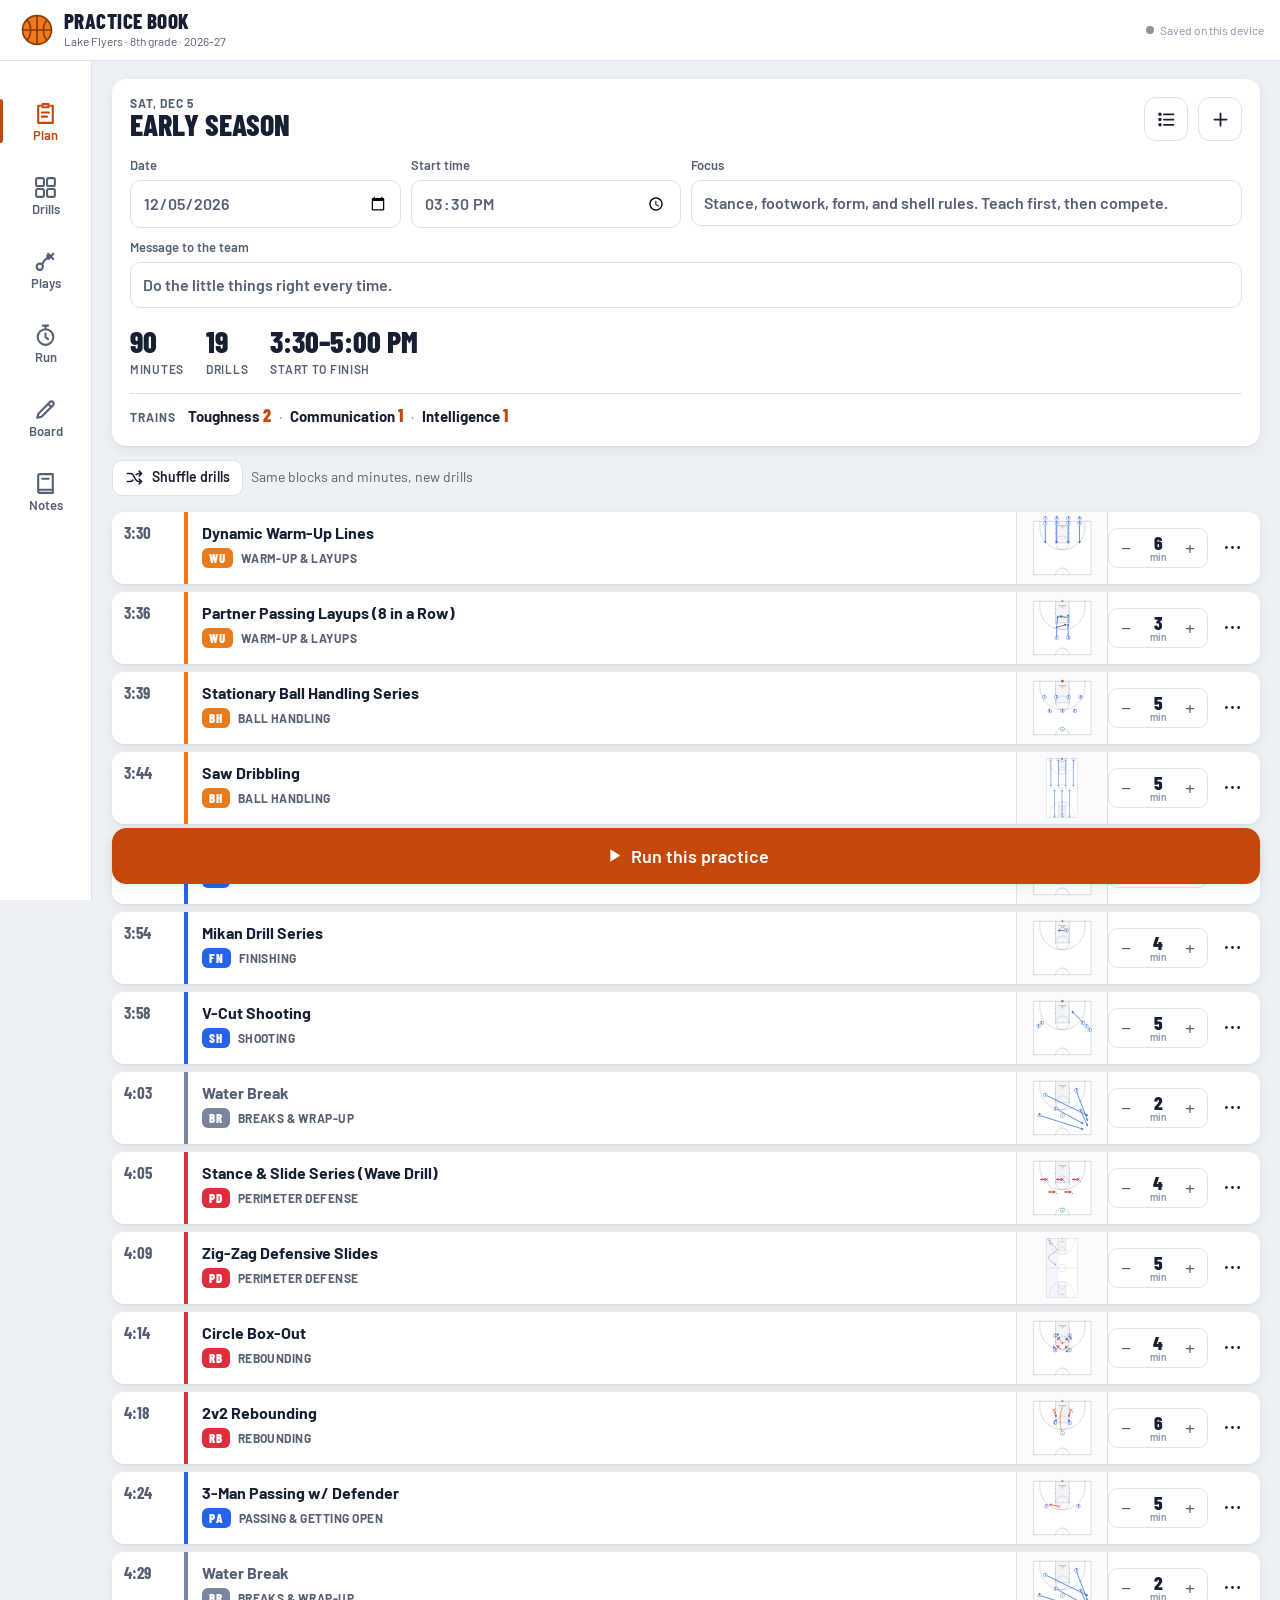
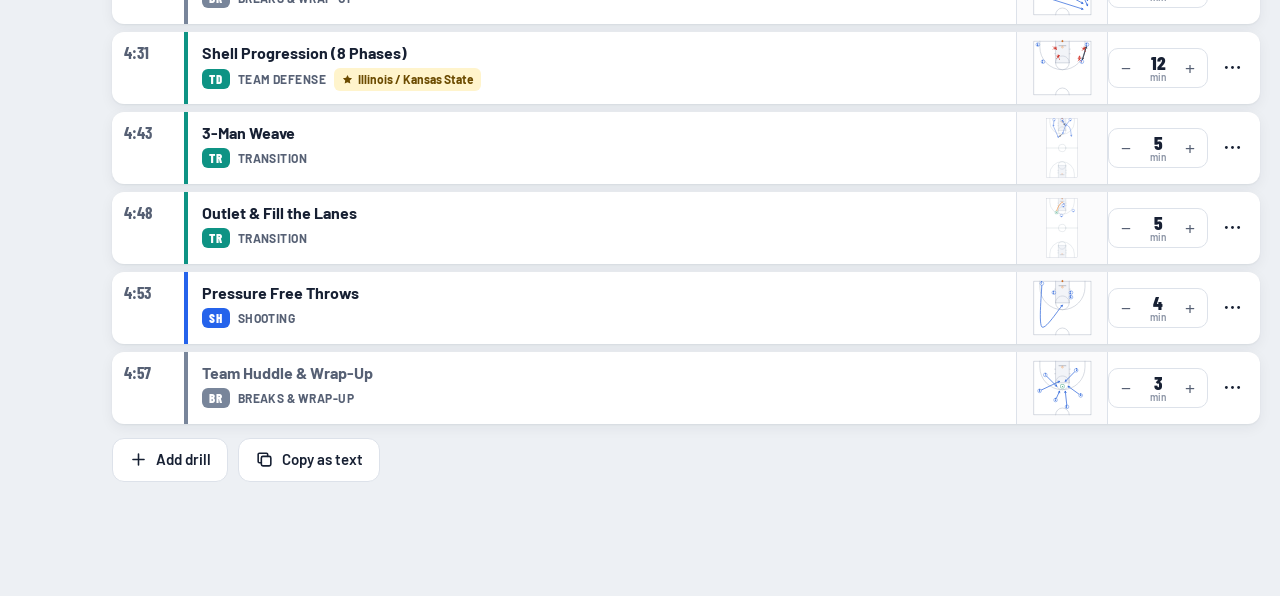
<file: index.html>
<!doctype html>
<html lang="en">
<head>
<meta charset="utf-8">
<meta name="viewport" content="width=device-width, initial-scale=1, viewport-fit=cover">
<title>Practice Book</title>
<meta name="description" content="Plan and run middle school basketball practices with animated whiteboard drills.">
<meta name="theme-color" content="#ffffff">
<meta name="apple-mobile-web-app-capable" content="yes">
<meta name="apple-mobile-web-app-title" content="Practice Book">
<link rel="manifest" href="manifest.webmanifest">
<link rel="icon" href="icon.svg" type="image/svg+xml">
<link rel="apple-touch-icon" href="icon-180.png">
<link rel="preconnect" href="https://fonts.googleapis.com">
<link rel="preconnect" href="https://fonts.gstatic.com" crossorigin>
<link rel="stylesheet" href="https://fonts.googleapis.com/css2?family=Barlow+Condensed:wght@600;700;800&family=Barlow:wght@400;500;600;700&family=Kalam:wght@400;700&display=swap">
<link rel="stylesheet" href="css/app.css">
</head>
<body>
<div id="app"></div>
<script src="js/data.js"></script>
<script src="js/drills-college.js"></script>
<script src="js/plays.js"></script>
<script src="js/sets.js"></script>
<script src="js/program.js"></script>
<script src="js/court.js"></script>
<script src="js/diagrams-1.js"></script>
<script src="js/diagrams-2.js"></script>
<script src="js/diagrams-3.js"></script>
<script src="js/diagrams-4.js"></script>
<script src="js/diagrams-5.js"></script>
<script src="js/diagrams-6.js"></script>
<script src="js/diagrams-7.js"></script>
<script src="js/diagrams-8.js"></script>
<script src="js/app.js"></script>
</body>
</html>
</file>
<file: css/app.css>
/* Layout concept: a coach's clipboard. Light gym-wall ground, white cards, and the drill diagram
   framed like a dry-erase board. Group colors work like tape stripes on the floor. Light theme only. */
:root {
  --bg: #edf0f4;
  --surface: #ffffff;
  --surface-2: #f5f7fa;
  --ink: #172033;
  --muted: #566074;
  --faint: #8a93a4;
  --line: #dde2ea;
  --accent: #c4480a;
  --accent-soft: #fdeee4;
  --ok: #15803d;
  --warn: #b45309;
  --bad: #c0262d;

  --off: #1f5bd8;
  --def: #d2342a;
  --coach: #0e8a5f;
  --pass: #2a3344;
  --court: #aab3c2;
  --lane: #f2f4f8;
  --ball: #f07a1a;

  --g-warm: #ea7a1e;
  --g-skill: #2563eb;
  --g-defend: #dc2e3c;
  --g-reads: #7c4ddb;
  --g-team: #0e9384;
  --g-compete: #c99604;
  --g-breaks: #78859a;
  --g-plays: #c0267a;

  --display: "Barlow Condensed", "Arial Narrow", "Roboto Condensed", sans-serif;
  --body: "Barlow", "Segoe UI", system-ui, -apple-system, sans-serif;
  --marker: "Kalam", "Comic Sans MS", "Chalkboard SE", cursive;

  --r: 14px;
  --shadow: 0 1px 2px rgba(23, 32, 51, .06), 0 4px 14px rgba(23, 32, 51, .06);
  --nav-h: 64px;
  color-scheme: light;
}

* { box-sizing: border-box; }
[hidden] { display: none !important; }
html, body { height: 100%; }
body {
  margin: 0; background: var(--bg); color: var(--ink);
  font: 400 16px/1.45 var(--body);
  -webkit-font-smoothing: antialiased; -webkit-tap-highlight-color: transparent;
}
body::before {
  content: ""; position: fixed; inset: 0 0 auto; height: env(safe-area-inset-top, 0px); z-index: 50; background: var(--surface);
}
button, input, textarea, select { font: inherit; color: inherit; }
button { cursor: pointer; }
a { color: var(--off); }
:focus-visible { outline: 3px solid color-mix(in srgb, var(--off) 55%, transparent); outline-offset: 2px; border-radius: 6px; }
h1, h2, h3 { font-family: var(--display); font-weight: 700; line-height: 1.05; margin: 0; text-wrap: balance; letter-spacing: .01em; }
.eyebrow { font: 700 12px/1 var(--body); letter-spacing: .08em; text-transform: uppercase; color: var(--muted); }
.num { font-variant-numeric: tabular-nums; }
.muted { color: var(--muted); }

/* ---------- shell ---------- */
.shell { min-height: 100%; display: flex; flex-direction: column; }
.topbar {
  position: sticky; top: env(safe-area-inset-top, 0px); z-index: 20; background: var(--surface);
  border-bottom: 1px solid var(--line);
  padding-block: 10px; padding-left: max(16px, env(safe-area-inset-left, 0px)); padding-right: max(16px, env(safe-area-inset-right, 0px));
  display: flex; align-items: center; gap: 12px; min-height: 58px;
}
.brand { display: flex; align-items: center; gap: 10px; min-width: 0; color: inherit; text-decoration: none; }
.brand-mark { width: 34px; height: 34px; flex: none; }
.brand b { font: 800 21px/1 var(--display); letter-spacing: .02em; text-transform: uppercase; display: block; }
.brand small { font-size: 12px; color: var(--muted); display: block; margin-top: 2px; white-space: nowrap; overflow: hidden; text-overflow: ellipsis; }
.topbar .spacer { flex: 1; }
.sync { font-size: 12px; color: var(--faint); display: flex; align-items: center; gap: 6px; white-space: nowrap; }
.sync i { width: 8px; height: 8px; border-radius: 50%; background: var(--faint); display: inline-block; }
.sync.on i { background: var(--ok); }

main {
  flex: 1; width: 100%; max-width: 1180px; margin: 0 auto;
  padding-left: max(16px, env(safe-area-inset-left, 0px)); padding-right: max(16px, env(safe-area-inset-right, 0px));
  padding-block: 18px calc(var(--nav-h) + 28px + env(safe-area-inset-bottom, 0px));
}

.tabs {
  position: fixed; left: 0; right: 0; bottom: 0; z-index: 30; background: var(--surface);
  border-top: 1px solid var(--line); display: grid; grid-template-columns: repeat(6, 1fr);
  padding-bottom: env(safe-area-inset-bottom, 0px);
  padding-left: env(safe-area-inset-left, 0px); padding-right: env(safe-area-inset-right, 0px);
}
.tabs a {
  height: var(--nav-h); display: flex; flex-direction: column; align-items: center; justify-content: center; gap: 3px;
  text-decoration: none; color: var(--muted); font: 600 12px/1 var(--body); position: relative;
}
.tabs a svg { width: 25px; height: 25px; }
.tabs a.on { color: var(--accent); }
.tabs a.on::before { content: ""; position: absolute; top: 0; left: 28%; right: 28%; height: 3px; border-radius: 0 0 3px 3px; background: var(--accent); }
.tabs a .dot { position: absolute; top: 9px; right: calc(50% - 20px); width: 9px; height: 9px; border-radius: 50%; background: var(--bad); border: 2px solid var(--surface); }

@media (min-width: 900px) {
  .shell { padding-left: 92px; }
  .tabs {
    top: 0; right: auto; width: 92px; display: flex; flex-direction: column; gap: 4px; padding-top: 86px;
    border-top: 0; border-right: 1px solid var(--line);
  }
  .tabs a { height: 70px; font-size: 13px; }
  .tabs a.on::before { top: 18%; bottom: 18%; left: 0; right: auto; width: 3px; height: auto; border-radius: 0 3px 3px 0; }
  main { padding-bottom: 40px; }
  .topbar { margin-left: -92px; padding-left: 20px; z-index: 40; }
}

/* ---------- common pieces ---------- */
.card { background: var(--surface); border-radius: var(--r); box-shadow: var(--shadow); }
.btn {
  display: inline-flex; align-items: center; justify-content: center; gap: 8px; min-height: 44px; padding: 0 16px;
  border-radius: 12px; border: 1px solid var(--line); background: var(--surface); font-weight: 600; font-size: 15px;
  white-space: nowrap; text-decoration: none; color: var(--ink);
}
.btn svg { width: 19px; height: 19px; flex: none; }
.btn:hover { border-color: #c5ccd8; }
.btn.primary { background: var(--accent); border-color: var(--accent); color: #fff; }
.btn.primary:hover { background: #ad3e08; }
.btn.dark { background: var(--ink); border-color: var(--ink); color: #fff; }
.btn.ghost { border-color: transparent; background: transparent; }
.btn.small { min-height: 36px; padding: 0 12px; font-size: 14px; border-radius: 10px; }
.btn.big { min-height: 56px; font-size: 18px; padding: 0 22px; border-radius: 14px; }
.btn.block { width: 100%; }
.btn:disabled { opacity: .45; cursor: default; }
.icon-btn { width: 44px; height: 44px; border-radius: 12px; border: 1px solid var(--line); background: var(--surface); display: inline-grid; place-items: center; flex: none; }
.icon-btn svg { width: 21px; height: 21px; }
.icon-btn.ghost { border-color: transparent; background: transparent; }
.row { display: flex; gap: 10px; align-items: center; flex-wrap: wrap; }
.stack { display: flex; flex-direction: column; gap: 14px; }
.section-head { display: flex; align-items: baseline; justify-content: space-between; gap: 12px; margin: 26px 0 10px; }
.section-head h2 { font-size: 24px; text-transform: uppercase; }

.chip {
  display: inline-flex; align-items: center; gap: 6px; height: 34px; padding: 0 13px; border-radius: 999px;
  border: 1px solid var(--line); background: var(--surface); font-size: 14px; font-weight: 600; color: var(--muted); white-space: nowrap;
}
.chip.on { background: var(--ink); border-color: var(--ink); color: #fff; }
.chips { display: flex; gap: 8px; overflow-x: auto; padding-bottom: 2px; scrollbar-width: none; }
.chips::-webkit-scrollbar { display: none; }

.tag { display: inline-flex; align-items: center; gap: 5px; font: 700 12px/1 var(--body); letter-spacing: .04em; text-transform: uppercase; color: var(--muted); }
.cat-code { font: 800 13px/1 var(--display); letter-spacing: .06em; padding: 4px 7px 3px; border-radius: 6px; color: #fff; background: var(--gc, var(--faint)); }
.level { display: inline-flex; align-items: flex-end; gap: 2px; height: 12px; }
.level i { width: 4px; border-radius: 1px; background: var(--line); display: block; }
.level i:nth-child(1) { height: 5px; } .level i:nth-child(2) { height: 8px; } .level i:nth-child(3) { height: 12px; }
.level.l1 i:nth-child(1), .level.l2 i:nth-child(-n+2), .level.l3 i { background: var(--ink); }
.college { display: inline-flex; align-items: center; gap: 4px; font-size: 12px; font-weight: 700; color: #6b4b00; background: #fff4cc; border-radius: 6px; padding: 3px 7px; }
.college svg { width: 13px; height: 13px; }

input.field, textarea.field, select.field {
  width: 100%; border: 1px solid var(--line); border-radius: 10px; background: var(--surface); padding: 10px 12px; font-size: 16px; min-height: 44px;
}
textarea.field { resize: vertical; min-height: 84px; line-height: 1.4; }
input.field:focus, textarea.field:focus, select.field:focus { border-color: var(--off); outline: none; box-shadow: 0 0 0 3px color-mix(in srgb, var(--off) 18%, transparent); }
label.lbl { display: flex; flex-direction: column; gap: 6px; font-size: 13px; font-weight: 600; color: var(--muted); min-width: 0; }

.empty { text-align: center; padding: 36px 20px; color: var(--muted); }
.empty h3 { font-size: 26px; color: var(--ink); margin-bottom: 6px; }

/* ---------- whiteboard ---------- */
.board-frame {
  background: linear-gradient(#fdfdfd, #f7f8fa); border-radius: 16px; padding: 10px;
  border: 1px solid #cfd5df; box-shadow: inset 0 0 0 4px #f0f2f5, 0 1px 0 #fff, var(--shadow);
  position: relative;
}
.board-frame::after { /* marker tray */
  content: ""; position: absolute; left: 22%; right: 22%; bottom: -7px; height: 7px; border-radius: 0 0 6px 6px; background: #d6dbe3;
}
svg.wb { display: block; width: 100%; height: auto; max-height: 72vh; margin: 0 auto; overflow: visible; touch-action: manipulation; }
svg.wb .floor { fill: #ffffff; }
svg.wb .lane { fill: var(--lane); }
svg.wb .ln { fill: none; stroke: var(--court); stroke-width: .28; stroke-linecap: round; }
svg.wb .ln.dash { stroke-dasharray: .8 .8; }
svg.wb .ln.edge { stroke-width: .4; }
svg.wb .board { stroke: #7d8698; stroke-width: .45; stroke-linecap: round; }
svg.wb .rim { fill: none; stroke: var(--ball); stroke-width: .3; }
svg.wb .zone { fill: rgba(31, 91, 216, .05); stroke: #9fb3d9; stroke-width: .22; stroke-dasharray: .9 .7; }
svg.wb .note { font: 700 1.75px var(--marker); fill: #6c7588; text-anchor: middle; }

svg.wb .ar { fill: none; stroke-linecap: round; stroke-linejoin: round; transition: opacity .35s; }
svg.wb .ar .ln2, svg.wb .ar .hd { fill: none; stroke-width: .42; }
svg.wb .ar.off { stroke: var(--off); } svg.wb .ar.def { stroke: var(--def); } svg.wb .ar.coach { stroke: var(--coach); }
svg.wb .ar.t-p { stroke: var(--pass); } svg.wb .ar.t-p .ln2 { stroke-dasharray: 1 .75; stroke-width: .36; }
svg.wb .ar.t-sh, svg.wb .ar.t-r { stroke: var(--ball); } svg.wb .ar.t-sh .ln2 { stroke-dasharray: .45 .55; stroke-width: .34; }
svg.wb .ar.t-r .ln2 { stroke-dasharray: .3 .6; stroke-width: .26; opacity: .8; }
svg.wb .ar.t-m { stroke: #9aa3b3; } svg.wb .ar.t-m .ln2 { stroke-dasharray: .25 .6; stroke-width: .3; }
svg.wb .ar.t-s .hd { stroke-width: .62; }
svg.wb .ar.done { opacity: .28; }
svg.wb .arrows.fade { animation: fadeIn .45s ease both; }
@keyframes fadeIn { from { opacity: 0; } }

svg.wb .pl text { font: 800 2.35px var(--display); text-anchor: middle; dominant-baseline: central; }
svg.wb .pl.k-o circle { fill: #fff; stroke: var(--off); stroke-width: .34; }
svg.wb .pl.k-o text { fill: var(--off); }
svg.wb .pl.k-x .xx { stroke: var(--def); stroke-width: .5; stroke-linecap: round; fill: none; }
svg.wb .pl.k-x text.sub { fill: var(--def); font-size: 1.6px; }
svg.wb .pl.k-c rect { fill: #fff; stroke: var(--coach); stroke-width: .34; }
svg.wb .pl.k-c text { fill: var(--coach); font-size: 2.1px; }
svg.wb .pl.k-k path { fill: #f59e0b; stroke: #b45309; stroke-width: .18; stroke-linejoin: round; }
svg.wb .pl.k-h path { fill: none; stroke: #6b4f3a; stroke-width: .42; stroke-linecap: round; }
svg.wb .pl.k-b circle { fill: var(--ball); stroke: #8a3b06; stroke-width: .16; }
svg.wb .pl.k-b path { fill: none; stroke: #8a3b06; stroke-width: .12; }
svg.wb .ball circle { fill: var(--ball); stroke: #8a3b06; stroke-width: .16; }
svg.wb .ball path { fill: none; stroke: #8a3b06; stroke-width: .12; }
svg.wb.full .ar .ln2, svg.wb.full .ar .hd { stroke-width: .55; }
svg.wb.full .note { font-size: 2.2px; }
svg.wb.mini .ar .ln2, svg.wb.mini .ar .hd { stroke-width: .6; }
svg.wb.mini .ln { stroke-width: .4; }

.legend { display: flex; flex-wrap: wrap; gap: 6px 14px; font-size: 12px; color: var(--muted); margin-top: 12px; }
.legend span { display: inline-flex; align-items: center; gap: 6px; }
.legend svg { width: 26px; height: 10px; }

.player-bar { display: flex; align-items: center; gap: 8px; margin-top: 16px; }
.player-bar .play { width: 52px; height: 52px; border-radius: 50%; background: var(--ink); color: #fff; border: 0; display: grid; place-items: center; flex: none; }
.player-bar .play svg { width: 24px; height: 24px; }
.steps-dots { display: flex; gap: 6px; flex: 1; min-width: 0; overflow-x: auto; scrollbar-width: none; padding: 2px; }
.steps-dots button {
  min-width: 34px; height: 34px; border-radius: 10px; border: 1px solid var(--line); background: var(--surface);
  font: 700 15px/1 var(--display); color: var(--muted); flex: none;
}
.steps-dots button.on { background: var(--off); border-color: var(--off); color: #fff; }
.steps-dots button.seen { color: var(--off); border-color: #b9c9ee; }
.speed { height: 34px; padding: 0 10px; border-radius: 10px; border: 1px solid var(--line); background: var(--surface); font-weight: 700; font-size: 13px; color: var(--muted); flex: none; }
.caption {
  margin-top: 14px; padding: 14px 16px; border-radius: 12px; background: #eef3fd; border: 1px solid #d5e0f8;
  font-size: 18px; line-height: 1.4; display: flex; gap: 12px; min-height: 76px;
}
.caption b { font: 800 30px/1 var(--display); color: var(--off); flex: none; min-width: 22px; }

/* ---------- plan ---------- */
.plan-head { padding: 18px; display: grid; gap: 14px; }
.plan-head .name { font: 800 30px/1.05 var(--display); text-transform: uppercase; border: 0; padding: 0; width: 100%; background: transparent; min-width: 0; }
.plan-head .name:focus { outline: none; box-shadow: inset 0 -2px 0 var(--off); }
.plan-meta { display: grid; grid-template-columns: repeat(2, minmax(0, 1fr)); gap: 10px; }
.plan-stats { display: flex; gap: 22px; flex-wrap: wrap; padding-top: 4px; }
.plan-stats div b { display: block; font: 800 30px/1 var(--display); }
.plan-stats div span { font-size: 12px; font-weight: 600; color: var(--muted); text-transform: uppercase; letter-spacing: .06em; }
.plan-meta .wide { grid-column: 1 / -1; }
@media (min-width: 640px) { .plan-meta { grid-template-columns: repeat(4, minmax(0, 1fr)); } .plan-meta .wide { grid-column: span 2; } }

.timeline { display: flex; flex-direction: column; gap: 8px; margin-top: 16px; }
.plan-shuffle { display: flex; gap: 8px; flex-wrap: wrap; align-items: center; margin-top: 14px; }
.plan-shuffle .muted { font-size: 14px; }
.item { display: grid; grid-template-columns: 62px 1fr auto; align-items: stretch; background: var(--surface); border-radius: 12px; box-shadow: var(--shadow); overflow: hidden; }
.item .time { padding: 12px 0 12px 12px; font: 700 17px/1 var(--display); color: var(--muted); }
.item .time small { display: block; font: 600 11px/1 var(--body); margin-top: 5px; color: var(--faint); }
.item .body { padding: 11px 10px 11px 14px; border-left: 4px solid var(--gc, var(--line)); min-width: 0; display: flex; flex-direction: column; gap: 5px; text-align: left; background: none; border-top: 0; border-right: 0; border-bottom: 0; }
.item .body .nm { font-weight: 700; font-size: 16px; line-height: 1.25; }
.item .body .meta { display: flex; gap: 8px; align-items: center; flex-wrap: wrap; }
.item .side { display: flex; align-items: center; gap: 2px; padding-right: 6px; }
.stepper { display: flex; align-items: center; border: 1px solid var(--line); border-radius: 10px; height: 40px; }
.stepper button { width: 34px; height: 100%; border: 0; background: none; font-size: 20px; color: var(--muted); }
.stepper span { min-width: 30px; text-align: center; font: 800 19px/1 var(--display); }
.stepper span small { font: 600 10px/1 var(--body); color: var(--faint); display: block; }
.item.slot { background: transparent; box-shadow: none; border: 2px dashed #c6cdd8; }
.item.slot .body .nm { color: var(--muted); }
.item.slot .body { background: none; }
.item .ithumb { display: none; }
@media (min-width: 900px) {
  .item { grid-template-columns: 72px 1fr 92px auto; }
  .item .ithumb { display: block; border: 0; background: #fbfbfc; padding: 4px 6px; border-left: 1px solid var(--line); border-right: 1px solid var(--line); }
  .item .ithumb svg { height: 64px; width: auto; max-width: 100%; display: block; margin: 0 auto; }
}
.item-tools { grid-column: 1 / -1; display: flex; gap: 6px; flex-wrap: wrap; padding: 0 10px 10px 76px; }
@media (max-width: 520px) {
  .item { grid-template-columns: 50px 1fr auto; }
  .item .time { padding-left: 10px; font-size: 15px; }
  .item .body { padding-left: 10px; }
  .item .body .tag { display: none; }
  .item .side .icon-btn { width: 34px; }
  .stepper button { width: 28px; }
  .item-tools { padding-left: 10px; }
}
.item.water .body .nm { color: var(--muted); }

.plan-actions { display: flex; gap: 10px; flex-wrap: wrap; margin-top: 14px; }
.start-bar {
  position: sticky; bottom: calc(var(--nav-h) + env(safe-area-inset-bottom, 0px) + 12px); margin-top: 18px; z-index: 5;
}
@media (min-width: 900px) { .start-bar { bottom: 16px; } }

/* ---------- library ---------- */
.search { position: relative; }
.search svg { position: absolute; left: 13px; top: 50%; translate: 0 -50%; width: 20px; height: 20px; color: var(--faint); }
.search input { padding-left: 42px; min-height: 50px; border-radius: 14px; font-size: 17px; }
.filters { display: flex; gap: 8px; margin-top: 12px; flex-wrap: wrap; }
.group { margin-top: 24px; }
.group h2 { font-size: 20px; text-transform: uppercase; display: flex; align-items: center; gap: 10px; }
.group h2::before { content: ""; width: 18px; height: 6px; border-radius: 3px; background: var(--gc); }
.cat-grid { display: grid; grid-template-columns: repeat(auto-fill, minmax(min(100%, 230px), 1fr)); gap: 10px; margin-top: 10px; }
.cat-tile {
  display: flex; align-items: center; gap: 14px; padding: 14px; border-radius: var(--r); background: var(--surface); box-shadow: var(--shadow);
  text-decoration: none; color: var(--ink); border: 0; text-align: left; position: relative; overflow: hidden; min-height: 76px;
}
.cat-tile .big { font: 800 30px/1 var(--display); color: var(--gc); width: 48px; flex: none; }
.cat-tile b { display: block; font-size: 16px; line-height: 1.2; }
.cat-tile small { color: var(--muted); font-size: 13px; }
.cat-tile::after { content: ""; position: absolute; right: -14px; top: -14px; width: 54px; height: 54px; border-radius: 50%; background: color-mix(in srgb, var(--gc) 12%, transparent); }

.drill-list { display: grid; grid-template-columns: repeat(auto-fill, minmax(min(100%, 300px), 1fr)); gap: 12px; margin-top: 12px; }
.drill-card { display: grid; grid-template-columns: 92px 1fr; gap: 12px; padding: 10px; background: var(--surface); border-radius: var(--r); box-shadow: var(--shadow); text-align: left; border: 0; color: var(--ink); position: relative; align-items: start; }
.drill-card .thumb { background: #fbfbfc; border: 1px solid var(--line); border-radius: 10px; padding: 3px; aspect-ratio: 1 / 1; display: grid; place-items: center; overflow: hidden; }
.drill-card .thumb svg { max-height: 84px; width: auto; max-width: 100%; }
.drill-card button.info { border: 0; background: none; padding: 0; text-align: left; color: inherit; }
.item button.body { color: inherit; cursor: pointer; }
.drill-card .info { min-width: 0; display: flex; flex-direction: column; gap: 6px; padding-top: 2px; }
.drill-card .info > b { font-size: 16px; line-height: 1.22; padding-right: 36px; }
.drill-card .add {
  position: absolute; right: 8px; top: 8px; width: 36px; height: 36px; border-radius: 10px; border: 1px solid var(--line); background: var(--surface); display: grid; place-items: center; color: var(--accent);
}
.drill-card .add.in { background: var(--accent-soft); border-color: #f5c6a8; }
.drill-card .add svg { width: 20px; height: 20px; }
.back { display: inline-flex; align-items: center; gap: 4px; color: var(--muted); font-weight: 600; text-decoration: none; background: none; border: 0; padding: 6px 0; font-size: 15px; }
.back svg { width: 20px; height: 20px; }
.cat-title { display: flex; align-items: center; gap: 12px; margin-top: 4px; }
.cat-title h1 { font-size: 34px; text-transform: uppercase; }

/* ---------- overlays ---------- */
.overlay {
  position: fixed; inset: 0; z-index: 60; background: var(--bg); overflow-y: auto; overscroll-behavior: contain;
  padding-top: env(safe-area-inset-top, 0px); animation: slideUp .28s cubic-bezier(.2, .8, .2, 1);
}
@keyframes slideUp { from { transform: translateY(24px); opacity: 0; } }
.overlay-bar {
  position: sticky; top: 0; z-index: 2; background: var(--surface); border-bottom: 1px solid var(--line);
  display: flex; align-items: center; gap: 10px; min-height: 58px;
  padding-block: 8px; padding-left: max(10px, env(safe-area-inset-left, 0px)); padding-right: max(16px, env(safe-area-inset-right, 0px));
}
.overlay-bar .ttl { flex: 1; min-width: 0; font: 700 18px/1.15 var(--display); text-transform: uppercase; white-space: nowrap; overflow: hidden; text-overflow: ellipsis; }
.overlay-body {
  max-width: 1180px; margin: 0 auto; padding-block: 18px 84px;
  padding-left: max(16px, env(safe-area-inset-left, 0px)); padding-right: max(16px, env(safe-area-inset-right, 0px));
}
.sheet-backdrop { position: fixed; inset: 0; z-index: 70; background: rgba(23, 32, 51, .38); display: flex; align-items: flex-end; justify-content: center; animation: fadeIn .2s; }
.sheet {
  background: var(--surface); width: 100%; max-width: 560px; max-height: 88vh; overflow-y: auto; border-radius: 20px 20px 0 0;
  padding-block: 18px calc(22px + env(safe-area-inset-bottom, 0px)); padding-left: max(18px, env(safe-area-inset-left, 0px)); padding-right: max(18px, env(safe-area-inset-right, 0px));
  animation: slideUp .25s cubic-bezier(.2, .8, .2, 1);
}
@media (min-width: 700px) { .sheet-backdrop { align-items: center; } .sheet { border-radius: 20px; } }
.sheet h2 { font-size: 26px; text-transform: uppercase; margin-bottom: 4px; }
.sheet .opt { display: flex; gap: 14px; align-items: center; width: 100%; padding: 14px; border: 1px solid var(--line); border-radius: 14px; background: var(--surface); text-align: left; margin-top: 10px; }
.sheet .opt:hover { border-color: #c5ccd8; }
.sheet .opt b { display: block; font-size: 16px; }
.sheet .opt small { color: var(--muted); font-size: 13px; display: block; line-height: 1.35; }
.sheet .opt .n { font: 800 26px/1 var(--display); color: var(--accent); min-width: 44px; text-align: center; }

/* ---------- drill detail ---------- */
.detail { display: grid; gap: 22px; }
@media (min-width: 900px) {
  .detail { grid-template-columns: minmax(0, 1.05fr) minmax(0, 1fr); align-items: start; }
  .detail .left { position: sticky; top: 76px; }
  .detail svg.wb { max-height: calc(100vh - 330px); }
}
.detail-head { display: flex; flex-direction: column; gap: 8px; }
.detail-head h1 { font-size: clamp(30px, 6vw, 42px); text-transform: uppercase; }
.detail-head .meta { display: flex; flex-wrap: wrap; gap: 8px 12px; align-items: center; }
.facts { display: grid; gap: 4px; }
.block { background: var(--surface); border-radius: var(--r); box-shadow: var(--shadow); padding: 16px 18px; }
.block h3 { font-size: 15px; font-family: var(--body); font-weight: 700; letter-spacing: .07em; text-transform: uppercase; color: var(--muted); margin-bottom: 8px; display: flex; align-items: center; gap: 8px; }
.block p { margin: 0; max-width: 68ch; }
.points { list-style: none; margin: 0; padding: 0; display: grid; gap: 8px; }
.points li { display: flex; gap: 10px; align-items: flex-start; font-size: 17px; font-weight: 500; }
.points li::before { content: ""; width: 10px; height: 10px; border-radius: 3px; background: var(--accent); margin-top: 8px; flex: none; transform: rotate(45deg); }
.block.adapt { background: #f3fbf6; box-shadow: none; border: 1px solid #cdebd7; }
.block.adapt h3 { color: var(--ok); }

/* ---------- run ---------- */
.run { display: grid; gap: 16px; }
@media (min-width: 900px) { .run.live { grid-template-columns: minmax(0, 1fr) minmax(0, 1fr); align-items: start; } }
.clock-card { padding: 18px; position: relative; overflow: hidden; }
.clock-card .now { display: flex; justify-content: space-between; gap: 10px; align-items: center; font-size: 14px; color: var(--muted); font-weight: 600; flex-wrap: wrap; }
.pace { font-weight: 700; padding: 4px 9px; border-radius: 8px; background: var(--surface-2); }
.pace.ok { color: var(--ok); background: #e8f6ed; } .pace.warn { color: var(--warn); background: #fdf3e2; } .pace.bad { color: var(--bad); background: #fdecec; }
.timer { font: 800 clamp(84px, 24vw, 150px)/0.9 var(--display); text-align: center; margin: 14px 0 6px; font-variant-numeric: tabular-nums; letter-spacing: .01em; }
.timer.low { color: var(--warn); }
.timer.over { color: var(--bad); animation: pulse 1s infinite; }
@keyframes pulse { 50% { opacity: .55; } }
.bar { height: 10px; border-radius: 6px; background: var(--surface-2); overflow: hidden; }
.bar i { display: block; height: 100%; background: var(--gc, var(--accent)); border-radius: 6px; transition: width .3s linear; }
.run-name { text-align: center; margin-top: 14px; }
.run-name h2 { font-size: clamp(28px, 6vw, 40px); text-transform: uppercase; }
.run-controls { display: grid; grid-template-columns: 1fr 1fr 1fr 1fr; gap: 8px; margin-top: 18px; }
.run-controls .btn { flex-direction: column; gap: 4px; min-height: 64px; font-size: 13px; padding: 0 6px; }
.run-controls .btn svg { width: 24px; height: 24px; }
.up-next { display: flex; align-items: center; gap: 12px; padding: 12px 14px; }
.up-next .nm { font-weight: 700; flex: 1; min-width: 0; }
@media (max-width: 899px) {
  .run.live > .stack { display: contents; }
  .run.live .o1 { order: 1; } .run.live .o2 { order: 2; } .run.live .o3 { order: 3; }
  .run.live .o4 { order: 4; } .run.live .o5 { order: 5; } .run.live .o6 { order: 6; }
}
#runpill {
  position: fixed; z-index: 80; right: max(16px, env(safe-area-inset-right, 0px)); bottom: calc(var(--nav-h) + 14px + env(safe-area-inset-bottom, 0px));
  max-width: calc(100vw - 32px); height: 40px; line-height: 40px; padding: 0 16px; border-radius: 999px; overflow: hidden; text-overflow: ellipsis; white-space: nowrap;
  background: var(--ink); color: #fff; font-weight: 700; font-size: 14px; text-decoration: none; font-variant-numeric: tabular-nums; box-shadow: 0 6px 20px rgba(23, 32, 51, .3);
}
#runpill.over { background: var(--bad); }
#runpill.low { bottom: calc(12px + env(safe-area-inset-bottom, 0px)); }
@media (min-width: 900px) { #runpill { bottom: 20px; } }
.run-list { display: flex; flex-direction: column; gap: 4px; margin-top: 8px; }
.run-list button { display: flex; gap: 10px; align-items: center; padding: 8px 10px; border-radius: 10px; border: 0; background: none; text-align: left; font-size: 15px; }
.run-list button.cur { background: var(--accent-soft); font-weight: 700; }
.run-list button.past { color: var(--faint); text-decoration: line-through; }
.run-list .t { font: 700 15px/1 var(--display); color: var(--muted); width: 48px; flex: none; }

/* ---------- sketch board ---------- */
.sketch-tools { display: flex; gap: 8px; flex-wrap: wrap; align-items: center; margin-bottom: 12px; }
.pen { width: 40px; height: 40px; border-radius: 50%; border: 3px solid var(--surface); box-shadow: 0 0 0 1px var(--line); background: var(--c); }
.pen.on { box-shadow: 0 0 0 3px var(--ink); }
.sketch-wrap { position: relative; }
.sketch-wrap svg.wb { touch-action: none; cursor: crosshair; }
.sketch-wrap path.ink { fill: none; stroke-linecap: round; stroke-linejoin: round; stroke-width: .55; }
.sketch-wrap g.tok { cursor: grab; }

/* ---------- notes ---------- */
.seg { display: flex; gap: 8px; overflow-x: auto; scrollbar-width: none; margin-bottom: 6px; }
.seg::-webkit-scrollbar { display: none; }
.note-item { padding: 14px 16px; display: grid; gap: 8px; }
.note-item .top { display: flex; gap: 12px; align-items: flex-start; }
.note-item .top .n { font: 800 22px/1 var(--display); color: var(--faint); min-width: 20px; }
.note-item .top b { flex: 1; font-size: 17px; line-height: 1.25; }
.note-item p { margin: 0; color: var(--ink); }
.note-item .staff { font-family: var(--marker); color: var(--muted); font-size: 16px; line-height: 1.35; border-left: 3px solid var(--line); padding-left: 10px; }
.drill-chips { display: flex; flex-wrap: wrap; gap: 6px; }
.drill-chips button { height: 30px; padding: 0 10px; border-radius: 8px; border: 1px solid var(--line); background: var(--surface-2); font: 700 13px/1 var(--body); color: var(--off); }
.check { display: inline-flex; align-items: center; gap: 6px; height: 32px; padding: 0 10px; border-radius: 8px; border: 1px solid var(--line); background: var(--surface); font-size: 13px; font-weight: 700; color: var(--muted); flex: none; }
.check.on { background: #e8f6ed; border-color: #bfe3cb; color: var(--ok); }
.check svg { width: 16px; height: 16px; }
.bp-table { width: 100%; border-collapse: collapse; font-size: 15px; }
.bp-table td, .bp-table th { padding: 10px 8px; border-bottom: 1px solid var(--line); text-align: left; vertical-align: top; }
.bp-table th { font-size: 12px; text-transform: uppercase; letter-spacing: .06em; color: var(--muted); }
.bp-table td.m { font: 700 17px/1.2 var(--display); white-space: nowrap; }
.principles { margin: 0; padding-left: 20px; display: grid; gap: 8px; }

.toast {
  position: fixed; left: 50%; bottom: calc(var(--nav-h) + 20px + env(safe-area-inset-bottom, 0px)); translate: -50% 0; z-index: 90;
  background: var(--ink); color: #fff; padding: 12px 18px; border-radius: 12px; font-weight: 600; box-shadow: 0 8px 30px rgba(0, 0, 0, .2);
  animation: slideUp .2s; max-width: calc(100vw - 32px);
}

/* ---------- Lake program: Runs at, Our Package, Program tab, calls, flashcards ---------- */
.small { font-size: 14px; }
.confirm {
  display: inline-flex; align-items: center; height: 22px; padding: 0 7px; border-radius: 6px; border: 1px dashed #d9a441;
  background: #fff8e6; color: #8a5a00; font: 700 11px/1 var(--body); letter-spacing: .04em; text-transform: uppercase; white-space: nowrap; flex: none;
}
button.confirm { height: 32px; padding: 0 10px; }
.runsat { display: inline-flex; align-items: center; gap: 4px; flex: none; }
.runsat b { font: 700 11px/1 var(--body); letter-spacing: .06em; text-transform: uppercase; color: var(--muted); margin-right: 3px; white-space: nowrap; }
.runsat i {
  font: 800 13px/1 var(--display); font-style: normal; min-width: 26px; height: 26px; padding: 0 4px; display: grid; place-items: center;
  border-radius: 7px; border: 1px solid var(--line); color: var(--faint); background: var(--surface);
}
.runsat i.on { background: var(--gc, var(--g-plays)); border-color: transparent; color: #fff; }
.runsat i.us { box-shadow: 0 0 0 2px var(--surface), 0 0 0 4px var(--ink); color: var(--ink); }
.runsat i.on.us { color: #fff; }
.runsat.sm { gap: 3px; }
.runsat.sm b { font-size: 10px; }
.runsat.sm i { min-width: 21px; height: 20px; font-size: 11px; border-radius: 5px; padding: 0 3px; }
.runsat.sm i.us { box-shadow: 0 0 0 1.5px var(--surface), 0 0 0 3px var(--ink); }
.numtag { font: 800 14px/1 var(--display); padding: 4px 7px 3px; border-radius: 6px; background: var(--ink); color: #fff; letter-spacing: .03em; }
.drill-card .prog-line { gap: 6px 8px; }
.drill-card .why { font-size: 13px; line-height: 1.35; }
.drill-card.dim { opacity: .66; }
.drill-card.dim .thumb { filter: grayscale(.5); }

.prog { display: flex; flex-wrap: wrap; align-items: center; gap: 10px 12px; margin-top: 4px; }
.prog-note { font-size: 13px; font-weight: 600; }
.toggle {
  display: inline-flex; align-items: center; gap: 7px; min-height: 44px; padding: 0 14px; border-radius: 12px;
  border: 1px solid var(--line); background: var(--surface); font-weight: 700; font-size: 15px; color: var(--muted);
}
.toggle svg { width: 18px; height: 18px; }
.toggle.on { background: #e8f6ed; border-color: #bfe3cb; color: var(--ok); }

.block.lake { background: var(--accent-soft); box-shadow: none; border: 1px solid #f5c6a8; border-left: 5px solid var(--accent); }
.block.lake h3 { color: var(--accent); }
.block.lake p { font-size: 17px; font-weight: 500; }
.block.option { border-left: 5px solid var(--g-plays); }
.block.option p + p { margin-top: 6px; }
.block.switch { border-left: 5px solid var(--off); }
.remind { margin: 0; padding: 10px 14px; border-radius: 12px; background: var(--surface-2); border: 1px solid var(--line); font-size: 14px; color: var(--muted); }
.remind b { color: var(--ink); text-transform: uppercase; font-size: 12px; letter-spacing: .06em; margin-right: 6px; }
.lake-mini { margin: 0 0 12px; padding: 10px 12px; border-radius: 10px; background: var(--accent-soft); border-left: 4px solid var(--accent); font-size: 15px; line-height: 1.4; }
.lake-mini b { color: var(--accent); text-transform: uppercase; font-size: 12px; letter-spacing: .06em; margin-right: 6px; }

.values-line { display: flex; flex-wrap: wrap; align-items: baseline; gap: 4px 8px; padding-top: 12px; border-top: 1px solid var(--line); font-size: 15px; }
.values-line .eyebrow { margin-right: 4px; }
.values-line i { color: var(--faint); font-style: normal; }
.values-line .num { font: 800 18px/1 var(--display); color: var(--accent); }

.our5-strip { display: flex; gap: 10px; align-items: baseline; background: var(--ink); color: #fff; border-radius: var(--r); padding: 10px 14px; margin-bottom: 14px; }
.our5-strip .eyebrow { color: #f7b58a; flex: none; }
.our5-strip ol { margin: 0; padding: 0; list-style: none; display: flex; flex-wrap: wrap; gap: 4px 14px; font: 700 15px/1.3 var(--body); counter-reset: o5; min-width: 0; }
.our5-strip li { counter-increment: o5; }
.our5-strip li::before { content: counter(o5); font: 800 15px/1 var(--display); color: #f7b58a; margin-right: 5px; }

.pkg-head h2 { color: var(--g-plays); }
.folds { margin-top: 26px; display: grid; gap: 12px; }
.fold > summary {
  list-style: none; display: flex; align-items: center; gap: 12px; min-height: 56px; padding: 0 16px; cursor: pointer;
  background: var(--surface); border-radius: var(--r); box-shadow: var(--shadow); font: 700 20px/1.1 var(--display); text-transform: uppercase;
}
.fold > summary::-webkit-details-marker { display: none; }
.fold > summary span:first-child { flex: 1; min-width: 0; }
.fold > summary .count { font: 700 14px/1 var(--body); color: var(--muted); background: var(--surface-2); border-radius: 999px; padding: 5px 10px; }
.fold > summary::after { content: ""; width: 9px; height: 9px; border-right: 2.5px solid var(--muted); border-bottom: 2.5px solid var(--muted); transform: rotate(45deg); margin: -4px 4px 0; flex: none; transition: transform .2s; }
.fold[open] > summary::after { transform: rotate(-135deg); margin-top: 4px; }
.fold-sub { margin: 12px 2px 0; font-size: 14px; }

.prog-card { padding: 16px 18px; display: grid; gap: 10px; margin-top: 12px; }
.prog-card p { margin: 0; }
.prog-card .staff { font-family: var(--marker); color: var(--muted); font-size: 16px; line-height: 1.35; border-left: 3px solid var(--line); padding-left: 10px; }
.our5-list { margin: 0; padding-left: 22px; display: grid; gap: 4px; font-weight: 700; font-size: 17px; }
.motto { margin-top: 12px; padding: 18px; text-align: center; border-top: 5px solid var(--accent); }
.motto p { margin: 8px 0 0; font: 800 clamp(24px, 7vw, 34px)/1.08 var(--display); text-transform: uppercase; text-wrap: balance; }
.sayings { margin: 0; padding: 0; list-style: none; display: grid; gap: 8px; font: 700 20px/1.3 var(--marker); }
.value-tags { display: flex; flex-wrap: wrap; gap: 8px; }
.value-tags span { padding: 8px 14px; border-radius: 999px; background: var(--surface); box-shadow: var(--shadow); font: 800 18px/1 var(--display); text-transform: uppercase; letter-spacing: .03em; }
.pick5-h { margin-top: 16px; }
.pick5 { display: flex; flex-wrap: wrap; gap: 8px; margin-top: 8px; }
.pick5 .chip { height: auto; min-height: 38px; padding: 7px 13px; white-space: normal; text-align: left; line-height: 1.25; }

.calls-bar { display: flex; align-items: center; gap: 10px; flex-wrap: wrap; margin-top: 12px; }
.call-row { padding: 12px 14px; display: grid; gap: 10px; }
.call-row.dim { opacity: .62; }
.call-main { display: flex; gap: 14px; align-items: flex-start; text-align: left; border: 0; background: none; padding: 0; color: inherit; width: 100%; }
.call-main .code { font: 800 38px/.9 var(--display); min-width: 62px; flex: none; letter-spacing: .01em; }
.call-main .code.word { font-size: 22px; line-height: 1; width: 104px; min-width: 0; overflow-wrap: anywhere; }
.call-main .mean { min-width: 0; display: grid; gap: 3px; }
.call-main .mean b { font-size: 16px; line-height: 1.25; }
.call-main .mean span { font-size: 14px; color: var(--muted); display: -webkit-box; -webkit-line-clamp: 2; -webkit-box-orient: vertical; overflow: hidden; }
.call-foot { display: flex; flex-wrap: wrap; gap: 8px 12px; align-items: center; }
.call-big { font: 800 72px/.95 var(--display); overflow-wrap: anywhere; }
.call-big.word { font-size: 44px; }
.sheet .call-text { margin: 8px 0 14px; font-size: 17px; }
.sheet .prog { margin: 0 0 14px; }

.overlay.flash { display: flex; flex-direction: column; touch-action: manipulation; } /* quick Next taps must not double-tap zoom */
.fc-count { font: 700 18px/1 var(--display); color: var(--muted); }
.flash-body {
  flex: 1; display: flex; flex-direction: column; gap: 14px; width: 100%; max-width: 760px; margin: 0 auto;
  padding-block: 16px calc(16px + env(safe-area-inset-bottom, 0px)); padding-left: max(16px, env(safe-area-inset-left, 0px)); padding-right: max(16px, env(safe-area-inset-right, 0px));
}
.flashcard {
  flex: 1; min-height: 300px; display: flex; flex-direction: column; align-items: center; justify-content: center; gap: 16px; text-align: center;
  padding: 24px 18px; border-radius: 22px; border: 1px solid #cfd5df; background: linear-gradient(#fdfdfd, #f7f8fa); color: var(--ink);
  box-shadow: inset 0 0 0 6px #f0f2f5, var(--shadow); min-width: 0;
}
.fc-front { font: 800 clamp(120px, 36vw, 280px)/.85 var(--display); letter-spacing: .01em; max-width: 100%; }
.fc-front.word { font-size: clamp(60px, 17vw, 140px); line-height: .95; overflow-wrap: anywhere; }
.flashcard small { font-size: 14px; color: var(--faint); font-weight: 600; }
.flashcard .fc-code { font: 800 46px/1 var(--display); color: var(--accent); overflow-wrap: anywhere; max-width: 100%; }
.flashcard.back b { font: 800 clamp(30px, 8vw, 48px)/1.08 var(--display); text-transform: uppercase; text-wrap: balance; }
.flashcard .fc-text { font-size: clamp(18px, 4.8vw, 24px); line-height: 1.35; max-width: 34ch; }
.flash-ctl { display: grid; grid-template-columns: 1fr 1fr; gap: 10px; }

/* ---------- your own plays, edits ---------- */
.ed-help { margin: 0 0 8px; font-size: 14px; }
.ed-tools { gap: 6px; flex-wrap: wrap; margin-bottom: 8px; }
.steps-dots button.wide { padding: 0 12px; }
svg.wb path.ed-ink { fill: none; stroke: var(--off); stroke-width: .5; stroke-linecap: round; stroke-linejoin: round; opacity: .6; }
svg.wb path.ed-ink.pass { stroke: var(--pass); stroke-dasharray: 1 .75; }
.sheet-photo { display: block; width: 100%; height: auto; border-radius: 10px; border: 1px solid var(--line); }
#printsheet .ps-steps img { width: 100%; height: auto; display: block; }

/* ---------- play sheet ---------- */
.drill-card .add.on { background: #e8f6ed; border-color: #bfe3cb; color: var(--ok); }
#printsheet { display: none; }
@media print {
  @page { margin: .5in; }
  html, body { height: auto; background: #fff; }
  body::before, body > :not(#printsheet) { display: none !important; }
  #printsheet { display: block; color: #111; font: 10pt/1.35 var(--body, system-ui, sans-serif); -webkit-print-color-adjust: exact; print-color-adjust: exact; }
  .ps-head h1 { font-size: 20pt; margin: 0; }
  .ps-head p { margin: 2pt 0 4pt; font-size: 8.5pt; color: #444; }
  .ps-head .legend { margin: 0 0 6pt; font-size: 8pt; }
  .ps-play { margin-top: 12pt; padding-top: 6pt; border-top: 1.5pt solid #111; }
  .ps-top { break-inside: avoid; break-after: avoid; }
  .ps-top h2 { display: inline; font-size: 14pt; margin: 0 6pt 0 0; }
  .ps-top span { font-size: 8.5pt; color: #555; text-transform: uppercase; letter-spacing: .3pt; }
  .ps-top p { margin: 2pt 0 5pt; font-size: 8.5pt; }
  .ps-steps { display: grid; grid-template-columns: repeat(3, 1fr); gap: 6pt; }
  .ps-steps.full { grid-template-columns: repeat(4, 1fr); }
  .ps-steps figure { margin: 0; break-inside: avoid; border: .6pt solid #bbb; border-radius: 4pt; padding: 3pt; }
  .ps-steps svg { width: 100%; height: auto; display: block; }
  .ps-steps figcaption { font-size: 7.8pt; line-height: 1.3; margin-top: 2pt; }
  .ps-steps figcaption b { color: var(--off); margin-right: 2pt; }
  .ps-points { break-inside: avoid; margin: 5pt 0 0; padding-left: 12pt; font-size: 8.5pt; columns: 2; }
}

@media (prefers-reduced-motion: reduce) {
  *, *::before, *::after { animation-duration: .01ms !important; transition-duration: .01ms !important; }
}
</file>
